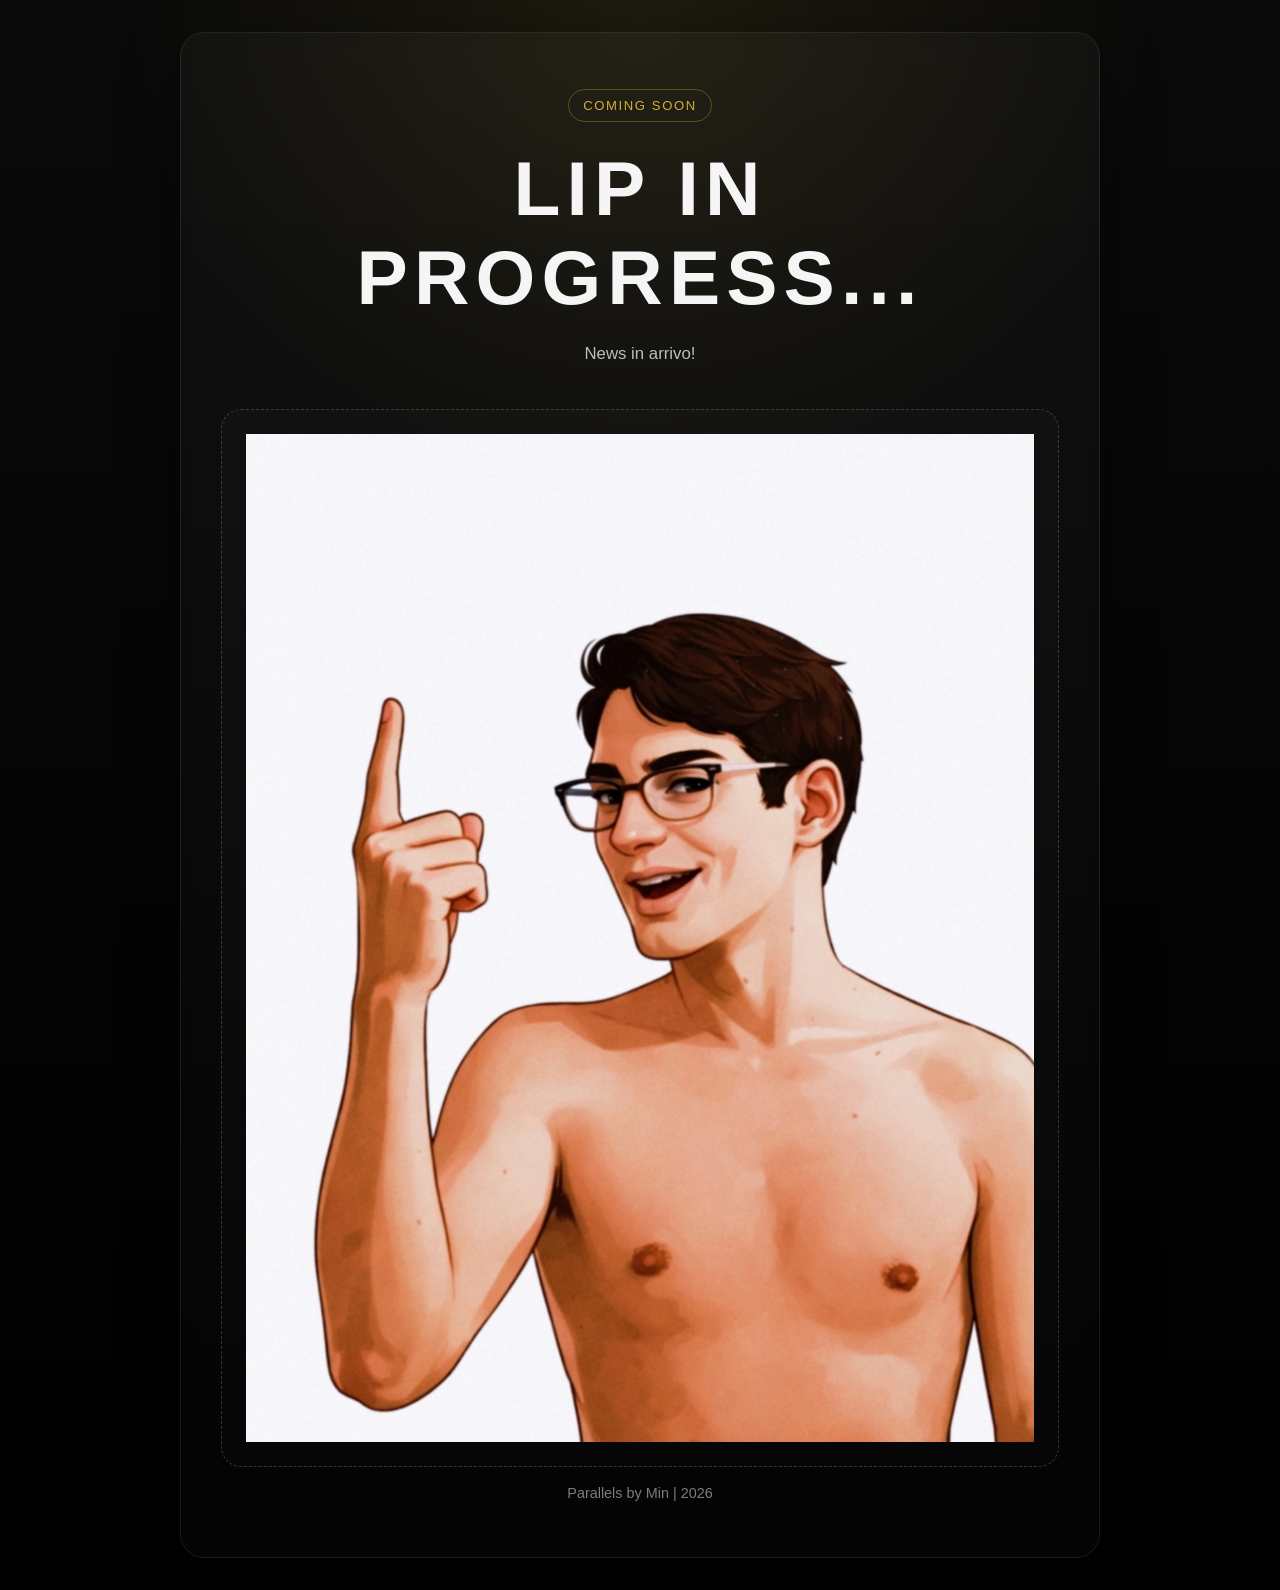
<file: r/index.html>
<!DOCTYPE html>
<html lang="it">
<head>
  <meta charset="UTF-8" />
  <meta name="viewport" content="width=device-width, initial-scale=1.0" />
  <title>Lip in Progress</title>
  <style>
    :root{
      --bg:#050505;
      --panel:#111111;
      --text:#f5f5f5;
      --muted:#bdbdbd;
      --accent:#d4af37;
      --border:rgba(255,255,255,0.08);
      --shadow:0 20px 60px rgba(0,0,0,0.45);
    }

    *{
      box-sizing:border-box;
    }

    body{
      margin:0;
      min-height:100vh;
      display:flex;
      align-items:center;
      justify-content:center;
      background:
        radial-gradient(circle at top, rgba(212,175,55,0.10), transparent 30%),
        linear-gradient(180deg, #0a0a0a 0%, #000 100%);
      color:var(--text);
      font-family: Inter, Arial, Helvetica, sans-serif;
      padding:32px;
    }

    .card{
      width:min(920px, 100%);
      background:linear-gradient(180deg, rgba(255,255,255,0.03), rgba(255,255,255,0.015));
      border:1px solid var(--border);
      border-radius:24px;
      padding:56px 40px;
      box-shadow:var(--shadow);
      backdrop-filter: blur(6px);
      text-align:center;
    }

    .badge{
      display:inline-block;
      padding:8px 14px;
      border:1px solid rgba(212,175,55,0.35);
      border-radius:999px;
      color:var(--accent);
      font-size:0.82rem;
      letter-spacing:0.12em;
      text-transform:uppercase;
      margin-bottom:22px;
    }

    h1{
      margin:0;
      font-size:clamp(2.2rem, 7vw, 4.8rem);
      font-weight:700;
      letter-spacing:0.08em;
      text-transform:uppercase;
    }

    p{
      margin:18px auto 0;
      max-width:640px;
      color:var(--muted);
      font-size:1.05rem;
      line-height:1.7;
    }

    .image-slot{
      margin-top:40px;
      border:1px dashed rgba(255,255,255,0.18);
      border-radius:20px;
      min-height:320px;
      display:flex;
      align-items:center;
      justify-content:center;
      overflow:hidden;
      background:linear-gradient(180deg, rgba(255,255,255,0.02), rgba(255,255,255,0.01));
    }

    .image-slot img{
      width:100%;
      height:auto;
      display:block;
      object-fit:cover;
    }

    .placeholder{
      padding:24px;
      color:#8f8f8f;
      font-size:0.98rem;
      letter-spacing:0.03em;
    }

    .footer-note{
      margin-top:18px;
      font-size:0.9rem;
      color:#7d7d7d;
    }
  </style>
</head>
<body>
  <main class="card">
    <div class="badge">Coming Soon</div>
    <h1>Lip in Progress...</h1>
    <p>
     News in arrivo! 
    </p>

    <section class="image-slot">
      <div class="placeholder">

        
<img src="solo_uno.jpg" alt="Lipu che fa il gesto 'Solo uno'">
    

        
      </div>

    
      
    </section>

    <div class="footer-note">
      Parallels by Min | 2026 
    </div>
  </main>
</body>
</html>
</file>
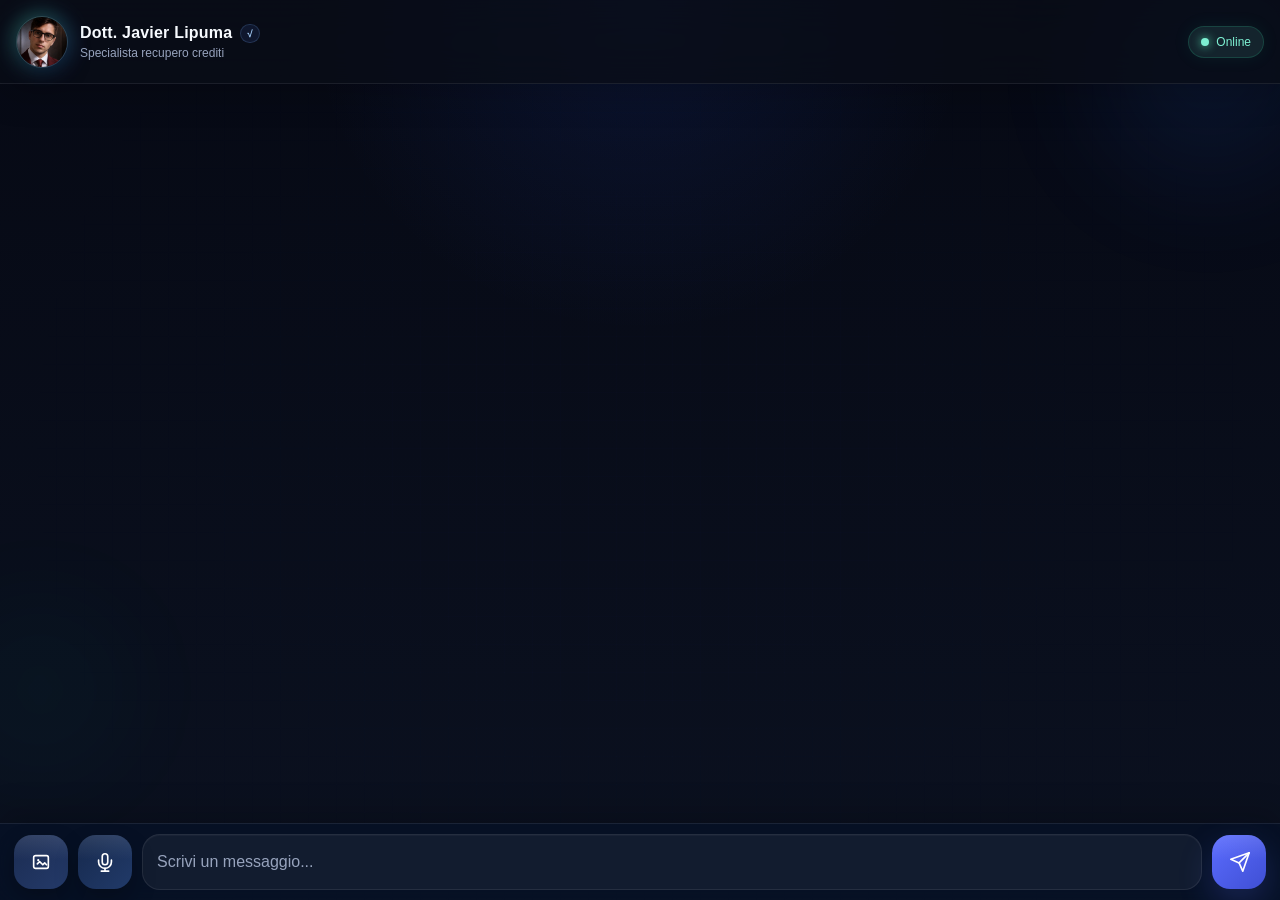
<file: r/index (23).html>
<!DOCTYPE html>
<html lang="it">
<head>
  <meta charset="UTF-8" />
  <meta name="viewport" content="width=device-width, initial-scale=1.0" />
  <title>LIPU</title>
  <link rel="stylesheet" href="style.css" />
</head>
<body>
  <div class="bg-orb orb-1"></div>
  <div class="bg-orb orb-2"></div>
  <div class="bg-grid"></div>

  <div class="app">
    <header class="header">
      <div class="profile">
        <div class="avatar-wrap">
          <img src="./lipu-profile.png" class="avatar" alt="LIPU" />
          <span class="avatar-ring"></span>
        </div>

        <div class="profile-text">
          <div class="name-row">
            <div class="name">Dott. Javier Lipuma</div>
            <div class="ai-badge">√</div>
          </div>
          <div class="subtitle">Specialista recupero crediti</div>
        </div>
      </div>

      <div class="status">
        <span class="status-dot"></span>
        <span>Online</span>
      </div>
    </header>

    <main id="chat-box" class="chat"></main>

    <div class="composer">
      <button id="image-btn" class="icon-btn image-btn" aria-label="Invia immagine">
        <svg viewBox="0 0 24 24" fill="none" class="icon">
          <path d="M4 7a2 2 0 0 1 2-2h12a2 2 0 0 1 2 2v10a2 2 0 0 1-2 2H6a2 2 0 0 1-2-2V7Z" stroke="currentColor" stroke-width="1.8" stroke-linecap="round" stroke-linejoin="round"/>
          <path d="m8 14 2.5-2.5L14 15l2-2 2 2" stroke="currentColor" stroke-width="1.8" stroke-linecap="round" stroke-linejoin="round"/>
          <circle cx="9" cy="10" r="1.2" fill="currentColor"/>
        </svg>
      </button>

      <button id="record-btn" class="icon-btn mic-btn" aria-label="Registra audio">
        <svg viewBox="0 0 24 24" fill="none" class="icon">
          <path d="M12 3a3 3 0 0 1 3 3v6a3 3 0 1 1-6 0V6a3 3 0 0 1 3-3Z" stroke="currentColor" stroke-width="1.8" stroke-linecap="round" stroke-linejoin="round"/>
          <path d="M19 10v2a7 7 0 0 1-14 0v-2" stroke="currentColor" stroke-width="1.8" stroke-linecap="round"/>
          <path d="M12 19v3" stroke="currentColor" stroke-width="1.8" stroke-linecap="round"/>
          <path d="M8 22h8" stroke="currentColor" stroke-width="1.8" stroke-linecap="round"/>
        </svg>
      </button>

      <div class="composer-center">
        <input
          type="text"
          id="user-input"
          class="text-input"
          placeholder="Scrivi un messaggio..."
          autocomplete="off"
        />

        <div class="recording-ui" id="recording-ui">
          <span id="recording-status">Registrazione...</span>

          <div class="waveform" id="waveform">
            <span></span><span></span><span></span><span></span><span></span>
            <span></span><span></span><span></span><span></span><span></span>
            <span></span><span></span>
          </div>

          <span id="recording-time">00:00</span>
        </div>
      </div>

      <button id="send-btn" class="icon-btn send-btn" aria-label="Invia">
        <svg viewBox="0 0 24 24" fill="none" class="icon send-icon">
          <path d="M22 2 11 13" stroke="currentColor" stroke-width="1.8" stroke-linecap="round" stroke-linejoin="round"/>
          <path d="M22 2 15 22l-4-9-9-4 20-7Z" stroke="currentColor" stroke-width="1.8" stroke-linecap="round" stroke-linejoin="round"/>
        </svg>
      </button>

      <input
        id="image-input"
        type="file"
        accept="image/*"
        hidden
      />
    </div>
  </div>

  <script type="module" src="main.js"></script>
</body>
</html>
</file>
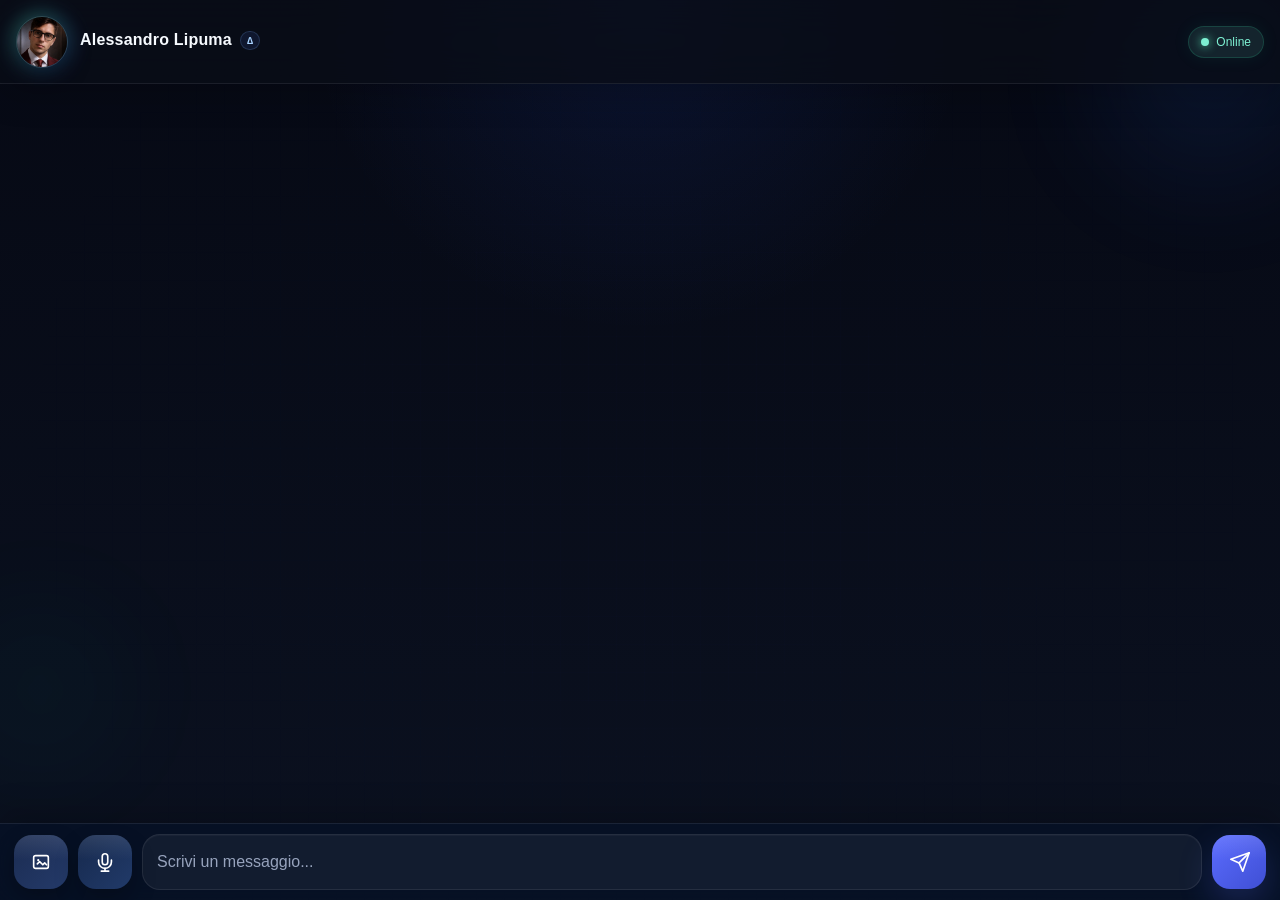
<file: r/index (24).html>
<!DOCTYPE html>
<html lang="it">
<head>
  <meta charset="UTF-8" />
  <meta name="viewport" content="width=device-width, initial-scale=1.0" />
  <title>LIPU</title>
  <link rel="stylesheet" href="style.css" />
</head>
<body>
  <div class="bg-orb orb-1"></div>
  <div class="bg-orb orb-2"></div>
  <div class="bg-grid"></div>

  <div class="app">
    <header class="header">
      <div class="profile">
        <div class="avatar-wrap" id="lipu-settings-trigger" role="button" tabindex="0" aria-label="Apri impostazioni LIPU">
          <img src="./lipu-profile.png" class="avatar" alt="LIPU" />
          <span class="avatar-ring"></span>
        </div>

        <div class="profile-text">
          <div class="name-row">
            <div class="name">Alessandro Lipuma</div>
            <div class="ai-badge">∆</div>
          </div>
          <div class="subtitle"></div>
        </div>
      </div>

      <div class="status">
        <span class="status-dot"></span>
        <span>Online</span>
      </div>
    </header>

    <main id="chat-box" class="chat"></main>

    <div class="composer">
      <button id="image-btn" class="icon-btn image-btn" aria-label="Invia immagine">
        <svg viewBox="0 0 24 24" fill="none" class="icon">
          <path d="M4 7a2 2 0 0 1 2-2h12a2 2 0 0 1 2 2v10a2 2 0 0 1-2 2H6a2 2 0 0 1-2-2V7Z" stroke="currentColor" stroke-width="1.8" stroke-linecap="round" stroke-linejoin="round"/>
          <path d="m8 14 2.5-2.5L14 15l2-2 2 2" stroke="currentColor" stroke-width="1.8" stroke-linecap="round" stroke-linejoin="round"/>
          <circle cx="9" cy="10" r="1.2" fill="currentColor"/>
        </svg>
      </button>

      <button id="record-btn" class="icon-btn mic-btn" aria-label="Registra audio">
        <svg viewBox="0 0 24 24" fill="none" class="icon">
          <path d="M12 3a3 3 0 0 1 3 3v6a3 3 0 1 1-6 0V6a3 3 0 0 1 3-3Z" stroke="currentColor" stroke-width="1.8" stroke-linecap="round" stroke-linejoin="round"/>
          <path d="M19 10v2a7 7 0 0 1-14 0v-2" stroke="currentColor" stroke-width="1.8" stroke-linecap="round"/>
          <path d="M12 19v3" stroke="currentColor" stroke-width="1.8" stroke-linecap="round"/>
          <path d="M8 22h8" stroke="currentColor" stroke-width="1.8" stroke-linecap="round"/>
        </svg>
      </button>

      <div class="composer-center">
        <input
          type="text"
          id="user-input"
          class="text-input"
          placeholder="Scrivi un messaggio..."
          autocomplete="off"
        />

        <div class="recording-ui" id="recording-ui">
          <span id="recording-status">Registrazione...</span>

          <div class="waveform" id="waveform">
            <span></span><span></span><span></span><span></span><span></span>
            <span></span><span></span><span></span><span></span><span></span>
            <span></span><span></span>
          </div>

          <span id="recording-time">00:00</span>
        </div>
      </div>

      <button id="send-btn" class="icon-btn send-btn" aria-label="Invia">
        <svg viewBox="0 0 24 24" fill="none" class="icon send-icon">
          <path d="M22 2 11 13" stroke="currentColor" stroke-width="1.8" stroke-linecap="round" stroke-linejoin="round"/>
          <path d="M22 2 15 22l-4-9-9-4 20-7Z" stroke="currentColor" stroke-width="1.8" stroke-linecap="round" stroke-linejoin="round"/>
        </svg>
      </button>

      <input
        id="image-input"
        type="file"
        accept="image/*"
        hidden
      />
    </div>
  </div>

  <!-- MODALE IMPOSTAZIONI -->
  <div id="settings-modal" class="settings-modal hidden" aria-hidden="true">
    <div class="settings-backdrop" id="settings-backdrop"></div>

    <div class="settings-card" role="dialog" aria-modal="true" aria-labelledby="settings-title">
      <div class="settings-header">
        <h2 id="settings-title" class="settings-title">Impostazioni</h2>
        <button id="settings-close-btn" class="settings-close-btn" aria-label="Chiudi impostazioni"></button>
      </div>

      <div class="settings-body">
        <div class="settings-section">
          <div class="settings-label">Formato risposta</div>

          <label class="settings-option">
            <input type="radio" name="lipu-reply-mode" value="audio" checked />
            <span>Vocale</span>
          </label>

          <label class="settings-option">
            <input type="radio" name="lipu-reply-mode" value="text" />
            <span>Testo</span>
          </label>
        </div>
      </div>
    </div>
  </div>

  <script type="module" src="main.js"></script>
</body>
</html>
</file>
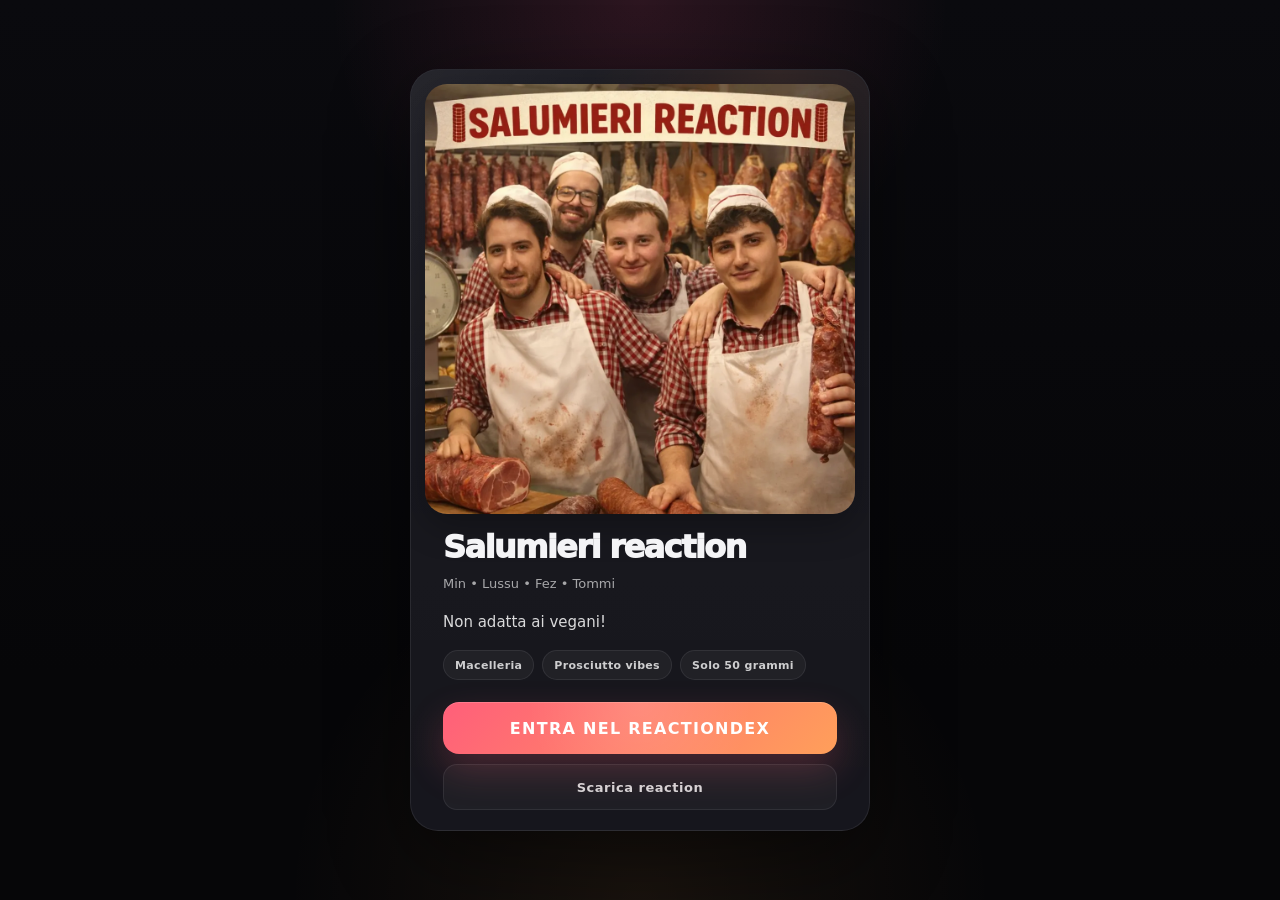
<file: r/salumieri-reaction.html>
<!DOCTYPE html>
<html lang="it">
<head>
  <meta charset="UTF-8" />
  <meta name="viewport" content="width=device-width, initial-scale=1.0" />
  <title>Salumieri reaction • Reactiondex</title>

  <meta property="og:type" content="website" />
  <meta property="og:title" content="Salumieri reaction • Reactiondex" />
  <meta property="og:description" content="Non adatta ai vegani!" />
  <meta property="og:image" content="https://francescomonte97.github.io/RX/reaction/salumieri-reaction.webp" />
  <meta property="og:url" content="https://francescomonte97.github.io/RX/r/salumieri-reaction.html" />

  <meta name="twitter:card" content="summary_large_image" />

  <style>
    :root{
      --bg:#07070a;
      --panel:#111118;
      --panel-2:#171720;
      --text:#f4f4f6;
      --muted:rgba(255,255,255,.62);
      --line:rgba(255,255,255,.08);
      --accent:#ff5f7a;
      --accent-2:#ff9f5a;
      --shadow:0 24px 80px rgba(0,0,0,.45);
    }

    *{box-sizing:border-box}

    body{
      margin:0;
      min-height:100vh;
      font-family:Inter, system-ui, -apple-system, BlinkMacSystemFont, "Segoe UI", sans-serif;
      background:
        radial-gradient(circle at top, rgba(255,90,140,.14), transparent 28%),
        radial-gradient(circle at bottom, rgba(255,170,80,.08), transparent 32%),
        linear-gradient(180deg, #0a0a0e, #060608 75%);
      color:var(--text);
      display:flex;
      align-items:center;
      justify-content:center;
      padding:24px;
    }

    .page{
      width:min(100%, 460px);
    }

    .card{
      position:relative;
      overflow:hidden;
      border-radius:28px;
      background:
        linear-gradient(180deg, rgba(255,255,255,.045), rgba(255,255,255,.02)),
        var(--panel);
      border:1px solid var(--line);
      box-shadow:var(--shadow);
      backdrop-filter:blur(16px);
      -webkit-backdrop-filter:blur(16px);
    }

    .card::before{
      content:"";
      position:absolute;
      inset:0;
      pointer-events:none;
      background:
        linear-gradient(130deg, rgba(255,255,255,.05), transparent 28%),
        radial-gradient(circle at 80% 0%, rgba(255,140,80,.10), transparent 22%);
    }

    .hero-wrap{
      position:relative;
      padding:14px 14px 0;
    }

    .hero{
      width:100%;
      aspect-ratio:1/1;
      object-fit:cover;
      border-radius:22px;
      display:block;
      box-shadow:0 12px 34px rgba(0,0,0,.28);
    }


    .content{
      padding:18px 18px 20px;
    }

    .eyebrow{
      font-size:10px;
      font-weight:800;
      letter-spacing:.18em;
      text-transform:uppercase;
      color:rgba(255,255,255,.46);
      margin-bottom:10px;
    }

    h1{
      margin:0;
      font-size:32px;
      line-height:.95;
      letter-spacing:-.05em;
      font-weight:950;
      text-wrap:balance;
    }

    .meta{
      margin-top:12px;
      color:var(--muted);
      font-size:13px;
      line-height:1.5;
    }

    .desc{
      margin-top:16px;
      color:rgba(255,255,255,.84);
      font-size:15px;
      line-height:1.65;
    }

    .tags{
      margin-top:16px;
      display:flex;
      flex-wrap:wrap;
      gap:8px;
    }

    .tag{
      min-height:30px;
      display:inline-flex;
      align-items:center;
      padding:0 11px;
      border-radius:999px;
      background:rgba(255,255,255,.045);
      border:1px solid rgba(255,255,255,.08);
      color:rgba(255,255,255,.78);
      font-size:11px;
      font-weight:700;
      letter-spacing:.03em;
    }

    .actions{
      margin-top:22px;
      display:flex;
      flex-direction:column;
      gap:10px;
    }

    .cta{
      position:relative;
      min-height:52px;
      border-radius:16px;
      display:flex;
      align-items:center;
      justify-content:center;
      text-decoration:none;
      font-weight:900;
      letter-spacing:.08em;
      text-transform:uppercase;
      color:#fff;
      overflow:hidden;
      background:
        radial-gradient(circle at top, rgba(255,255,255,.12), transparent 55%),
        linear-gradient(135deg, var(--accent), var(--accent-2));
      box-shadow:
        inset 0 1px 0 rgba(255,255,255,.16),
        0 16px 36px rgba(255,95,122,.22);
      transition:transform .2s ease, box-shadow .2s ease, filter .2s ease;
    }

    .cta::before{
      content:"";
      position:absolute;
      inset:0;
      background:linear-gradient(
        120deg,
        transparent 0%,
        rgba(255,255,255,.18) 18%,
        transparent 38%
      );
      transform:translateX(-140%);
      animation:ctaSweep 2.8s ease-in-out infinite;
    }

    .cta:hover{
      transform:translateY(-1px);
      box-shadow:
        inset 0 1px 0 rgba(255,255,255,.18),
        0 18px 42px rgba(255,95,122,.28);
    }

    .cta:active{
      transform:translateY(0);
      filter:brightness(.98);
    }

    .secondary{
      min-height:46px;
      border-radius:14px;
      display:flex;
      align-items:center;
      justify-content:center;
      text-decoration:none;
      background:rgba(255,255,255,.04);
      border:1px solid rgba(255,255,255,.08);
      color:rgba(255,255,255,.82);
      font-size:13px;
      font-weight:800;
      letter-spacing:.04em;
      transition:transform .18s ease, background .18s ease, border-color .18s ease;
    }

    .secondary:hover{
      transform:translateY(-1px);
      background:rgba(255,255,255,.06);
      border-color:rgba(255,255,255,.12);
    }

    .footer-note{
      margin-top:14px;
      text-align:center;
      font-size:11px;
      line-height:1.45;
      color:rgba(255,255,255,.40);
    }

    @keyframes ctaSweep{
      0%, 15%{ transform:translateX(-140%); }
      45%, 100%{ transform:translateX(140%); }
    }

    @media (max-width:520px){
      body{ padding:16px; }
      .content{ padding:16px 16px 18px; }
      h1{ font-size:28px; }
      .desc{ font-size:14px; }
    }
  </style>
</head>
<body>
  <main class="page">
    <article class="card">
      <div class="hero-wrap">
        <img
          class="hero"
          src="https://francescomonte97.github.io/RX/reaction/salumieri-reaction.webp"
          alt="Salumieri reaction"
        />
      

      <div class="content">
        
        <h1>Salumieri reaction</h1>

        <div class="meta">Min • Lussu • Fez • Tommi </div>

        <p class="desc">
        Non adatta ai vegani! 
        </p>

        <div class="tags">
          <span class="tag">Macelleria</span>
          <span class="tag">Prosciutto vibes</span>
          <span class="tag">Solo 50 grammi</span>
        </div>

        <div class="actions">
          <a class="cta" href="https://francescomonte97.github.io/RX/?rx=salumieri-reaction">
            Entra nel Reactiondex
          </a>

          <a class="secondary" href="https://francescomonte97.github.io/RX/reaction/salumieri-reaction.webp" download>
            Scarica reaction
          </a>
        </div>

        
      </div>
    </article>
  </main>
</body>
                                               </html>
</file>
<file: r/style.css>
* {
  margin: 0;
  padding: 0;
  box-sizing: border-box;
}

:root {
  --bg-1: #060914;
  --bg-2: #0b1120;

  --panel: rgba(10, 14, 24, 0.78);
  --panel-strong: rgba(12, 17, 30, 0.92);
  --panel-soft: rgba(255, 255, 255, 0.045);

  --line: rgba(255, 255, 255, 0.08);
  --line-soft: rgba(255, 255, 255, 0.05);

  --text: #f3f6ff;
  --muted: #97a3bd;

  --blue: #5b6cff;
  --blue-2: #7c8dff;
  --blue-dark: #3f4fd4;

  --green: #7df0d2;
  --green-bg: rgba(125, 240, 210, 0.10);

  --fire-1: #ff5a36;
  --fire-2: #ff8a52;

  --ai-msg: rgba(255, 255, 255, 0.055);
  --user-msg: linear-gradient(135deg, #5b6cff, #4454d9);

  --shadow-blue: 0 14px 34px rgba(91, 108, 255, 0.22);
  --shadow-dark: 0 14px 34px rgba(0, 0, 0, 0.34);

  --glass-shine: rgba(255, 255, 255, 0.06);
  --premium-highlight: rgba(124, 141, 255, 0.24);
}

html,
body {
  height: 100%;
}

body {
  font-family: Inter, -apple-system, BlinkMacSystemFont, "Segoe UI", sans-serif;
  background:
    radial-gradient(circle at top, rgba(43, 93, 255, 0.12), transparent 30%),
    linear-gradient(180deg, var(--bg-1), var(--bg-2));
  color: var(--text);
  overflow: hidden;
  position: relative;
}

/* BACKGROUND TECH */
.bg-grid {
  position: fixed;
  inset: 0;
  pointer-events: none;
  opacity: 0.08;
  background-image:
    linear-gradient(rgba(98, 130, 255, 0.15) 1px, transparent 1px),
    linear-gradient(90deg, rgba(98, 130, 255, 0.15) 1px, transparent 1px);
  background-size: 28px 28px;
  mask-image: radial-gradient(circle at center, black 30%, transparent 100%);
}

.bg-orb {
  position: fixed;
  border-radius: 50%;
  filter: blur(60px);
  pointer-events: none;
  opacity: 0.35;
  animation: orbFloat 10s ease-in-out infinite;
}

.orb-1 {
  width: 220px;
  height: 220px;
  top: -40px;
  right: -40px;
  background: rgba(45, 109, 246, 0.30);
}

.orb-2 {
  width: 180px;
  height: 180px;
  bottom: 120px;
  left: -50px;
  background: rgba(0, 255, 200, 0.10);
  animation-delay: -3s;
}

@keyframes orbFloat {
  0%, 100% {
    transform: translateY(0px) translateX(0px);
  }
  50% {
    transform: translateY(12px) translateX(8px);
  }
}

.app {
  height: 100dvh;
  display: flex;
  flex-direction: column;
  position: relative;
  z-index: 1;
}

/* HEADER */
.header {
  position: sticky;
  top: 0;
  z-index: 20;
  min-height: 84px;
  padding: 14px 16px;
  display: flex;
  align-items: center;
  justify-content: space-between;
  background: var(--panel);
  backdrop-filter: blur(18px);
  border-bottom: 1px solid var(--line);
  box-shadow: 0 10px 35px rgba(0, 0, 0, 0.18);
}

.profile {
  display: flex;
  align-items: center;
  gap: 12px;
  min-width: 0;
}

.avatar-wrap {
  position: relative;
  width: 52px;
  height: 52px;
  flex-shrink: 0;
}

.avatar {
  width: 52px;
  height: 52px;
  border-radius: 50%;
  object-fit: cover;
  object-position: center;
  display: block;
  position: relative;
  z-index: 2;
  border: 1px solid rgba(255, 255, 255, 0.12);
  box-shadow: 0 10px 25px rgba(0, 0, 0, 0.28);
}

.avatar-ring {
  position: absolute;
  inset: -3px;
  border-radius: 50%;
  background: linear-gradient(135deg, rgba(87, 239, 186, 0.55), rgba(45, 109, 246, 0.45));
  filter: blur(10px);
  z-index: 1;
  opacity: 0.7;
  animation: pulseRing 2.6s ease-in-out infinite;
}

@keyframes pulseRing {
  0%, 100% { transform: scale(1); opacity: 0.55; }
  50% { transform: scale(1.06); opacity: 0.9; }
}

.profile-text {
  min-width: 0;
}

.name-row {
  display: flex;
  align-items: center;
  gap: 8px;
}

.name {
  font-size: 16px;
  font-weight: 800;
  color: #f7fbff;
  letter-spacing: 0.2px;
}

.ai-badge {
  font-size: 10px;
  font-weight: 700;
  color: #a9d3ff;
  border: 1px solid rgba(120, 176, 255, 0.18);
  background: rgba(79, 141, 255, 0.10);
  padding: 3px 6px;
  border-radius: 999px;
}

.subtitle {
  margin-top: 3px;
  font-size: 12px;
  color: var(--muted);
}

.status {
  display: flex;
  align-items: center;
  gap: 7px;
  white-space: nowrap;
  padding: 8px 12px;
  border-radius: 999px;
  background: var(--green-bg);
  border: 1px solid rgba(42, 211, 155, 0.18);
  color: var(--green);
  font-size: 12px;
  box-shadow: 0 0 18px rgba(42, 211, 155, 0.08);
}

.status-dot {
  width: 8px;
  height: 8px;
  border-radius: 50%;
  background: var(--green);
  box-shadow: 0 0 10px rgba(87, 239, 186, 0.9);
  animation: statusBlink 1.8s ease-in-out infinite;
}

@keyframes statusBlink {
  0%, 100% { opacity: 1; transform: scale(1); }
  50% { opacity: 0.6; transform: scale(0.88); }
}

/* CHAT */
.chat {
  flex: 1;
  overflow-y: auto;
  padding: 18px 14px 22px;
  display: flex;
  flex-direction: column;
  gap: 14px;
  scroll-behavior: smooth;
}

.chat::-webkit-scrollbar {
  width: 6px;
}

.chat::-webkit-scrollbar-thumb {
  background: rgba(255, 255, 255, 0.12);
  border-radius: 999px;
}

/* MESSAGES */
.message-row {
  display: flex;
  align-items: flex-end;
  gap: 10px;
  width: 100%;
  animation: messageIn 0.28s ease;
}

.message-row.user {
  justify-content: flex-end;
}

.message-row.lipu {
  justify-content: flex-start;
}

@keyframes messageIn {
  from {
    opacity: 0;
    transform: translateY(10px) scale(0.98);
  }
  to {
    opacity: 1;
    transform: translateY(0) scale(1);
  }
}

.message-avatar {
  width: 38px;
  height: 38px;
  min-width: 38px;
  border-radius: 50%;
  object-fit: cover;
  object-position: center;
  display: block;
  background: #0d1b3d;
  border: 1px solid rgba(255, 255, 255, 0.10);
  box-shadow: 0 8px 18px rgba(0, 0, 0, 0.25);
  margin-bottom: 2px;
}

.message {
  max-width: 78%;
  padding: 13px 15px;
  border-radius: 18px;
  font-size: 15px;
  line-height: 1.45;
  word-break: break-word;
  white-space: pre-wrap;
  backdrop-filter: blur(10px);
}

.user-msg {
  background: var(--user-msg);
  color: white;
  border-bottom-right-radius: 6px;
  box-shadow: var(--shadow-blue);
}

.lipu-msg {
  background: var(--ai-msg);
  border: 1px solid var(--line);
  color: var(--text);
  border-bottom-left-radius: 6px;
  box-shadow: var(--shadow-dark);
}

/* AUDIO bubble styling */
.message audio {
  width: 220px;
  max-width: 100%;
  display: block;
  filter: saturate(1.05) contrast(1.02);
}

/* COMPOSER */
.composer {
  position: sticky;
  bottom: 0;
  z-index: 30;
  display: flex;
  align-items: center;
  gap: 10px;
  padding: 10px 14px calc(10px + env(safe-area-inset-bottom));
  background: rgba(7, 18, 39, 0.82);
  backdrop-filter: blur(20px);
  border-top: 1px solid var(--line);
  box-shadow: 0 -12px 30px rgba(0, 0, 0, 0.18);
}

.composer-center {
  flex: 1;
  min-width: 0;
  height: 56px;
  border-radius: 18px;
  background: rgba(255, 255, 255, 0.05);
  border: 1px solid var(--line);
  display: flex;
  align-items: center;
  padding: 0 14px;
  overflow: hidden;
  box-shadow: inset 0 1px 0 rgba(255,255,255,0.03);
}

.text-input {
  width: 100%;
  height: 100%;
  border: none;
  outline: none;
  background: transparent;
  color: var(--text);
  font-size: 16px;
}

.text-input::placeholder {
  color: var(--muted);
}

.recording-ui {
  width: 100%;
  display: none;
  align-items: center;
  gap: 10px;
}

.recording-ui.active {
  display: flex;
}

#recording-status {
  font-size: 13px;
  color: #ffd7cf;
  white-space: nowrap;
}

.waveform {
  flex: 1;
  height: 26px;
  display: flex;
  align-items: end;
  gap: 4px;
}

.waveform span {
  width: 4px;
  height: 8px;
  border-radius: 999px;
  background: linear-gradient(180deg, var(--fire-2), var(--fire-1));
  opacity: 0.45;
  box-shadow: 0 0 12px rgba(255, 59, 31, 0.12);
  transition: height 0.2s ease, opacity 0.2s ease;
}

.waveform.active span {
  opacity: 1;
  animation: fireWave 0.9s infinite ease-in-out;
}

.waveform.active span:nth-child(1) { animation-delay: 0s; }
.waveform.active span:nth-child(2) { animation-delay: 0.1s; }
.waveform.active span:nth-child(3) { animation-delay: 0.2s; }
.waveform.active span:nth-child(4) { animation-delay: 0.3s; }
.waveform.active span:nth-child(5) { animation-delay: 0.4s; }
.waveform.active span:nth-child(6) { animation-delay: 0.5s; }
.waveform.active span:nth-child(7) { animation-delay: 0.2s; }
.waveform.active span:nth-child(8) { animation-delay: 0.35s; }
.waveform.active span:nth-child(9) { animation-delay: 0.5s; }
.waveform.active span:nth-child(10) { animation-delay: 0.15s; }
.waveform.active span:nth-child(11) { animation-delay: 0.25s; }
.waveform.active span:nth-child(12) { animation-delay: 0.45s; }

#recording-time {
  min-width: 42px;
  text-align: right;
  font-size: 13px;
  font-weight: 700;
  color: #ffd7cf;
}

.icon-btn {
  width: 54px;
  height: 54px;
  min-width: 54px;
  border: none;
  border-radius: 18px;
  display: grid;
  place-items: center;
  color: white;
  cursor: pointer;
  transition: transform 0.18s ease, box-shadow 0.18s ease, opacity 0.18s ease;
  position: relative;
  overflow: hidden;
}

.icon-btn::before {
  content: "";
  position: absolute;
  inset: 0;
  background: linear-gradient(180deg, rgba(255,255,255,0.10), transparent 45%);
  pointer-events: none;
}

.icon-btn:hover {
  transform: translateY(-1px);
}

.icon-btn:active {
  transform: scale(0.98);
}

.icon-btn:disabled {
  opacity: 0.55;
  cursor: not-allowed;
  box-shadow: none;
}

.icon {
  width: 22px;
  height: 22px;
  position: relative;
  z-index: 1;
}

.mic-btn {
  background: linear-gradient(135deg, #16294d, #213a69);
  box-shadow: 0 12px 24px rgba(0, 0, 0, 0.24);
}

.mic-btn.recording {
  background: linear-gradient(135deg, var(--fire-1), var(--fire-2));
  box-shadow: 0 0 0 6px rgba(255, 59, 31, 0.12), 0 14px 28px rgba(255, 59, 31, 0.35);
  animation: micPulse 1.2s ease-in-out infinite;
}

@keyframes micPulse {
  0%, 100% { box-shadow: 0 0 0 6px rgba(255, 59, 31, 0.10), 0 14px 28px rgba(255, 59, 31, 0.28); }
  50% { box-shadow: 0 0 0 10px rgba(255, 59, 31, 0.14), 0 16px 30px rgba(255, 59, 31, 0.36); }
}

.send-btn {
  background: linear-gradient(135deg, var(--blue), var(--blue-dark));
  box-shadow: var(--shadow-blue);
}

.send-icon {
  transform: translateX(1px);
}

@keyframes fireWave {
  0%, 100% { height: 8px; }
  25% { height: 18px; }
  50% { height: 24px; }
  75% { height: 12px; }
}

@media (max-width: 480px) {
  .header {
    padding: 12px 14px;
  }

  .avatar-wrap,
  .avatar {
    width: 48px;
    height: 48px;
  }

  .message-avatar {
    width: 34px;
    height: 34px;
    min-width: 34px;
  }

  .message {
    max-width: 84%;
    font-size: 15px;
  }

  .icon-btn {
    width: 52px;
    height: 52px;
    min-width: 52px;
  }

  .composer-center {
    height: 54px;
  }
}



/* CUSTOM AUDIO PLAYER */
.audio-player {
  width: 100%;
  min-width: 220px;
  display: flex;
  align-items: center;
  gap: 12px;
}

.audio-play-btn {
  width: 42px;
  height: 42px;
  min-width: 42px;
  border: none;
  border-radius: 50%;
  display: grid;
  place-items: center;
  cursor: pointer;
  color: white;
  background: linear-gradient(135deg, #1c2f59, #29457d);
  box-shadow: 0 8px 18px rgba(0, 0, 0, 0.22);
  transition: transform 0.18s ease, box-shadow 0.18s ease, opacity 0.18s ease;
}

.user-msg .audio-play-btn {
  background: rgba(255, 255, 255, 0.18);
  box-shadow: none;
}

.audio-play-btn:hover {
  transform: translateY(-1px);
}

.audio-play-btn:active {
  transform: scale(0.97);
}

.audio-play-btn svg {
  width: 18px;
  height: 18px;
}

.audio-player-main {
  flex: 1;
  min-width: 0;
  display: flex;
  flex-direction: column;
  gap: 7px;
}

.audio-top-row {
  display: flex;
  align-items: center;
  gap: 10px;
}

.audio-time {
  font-size: 12px;
  color: #dbe7ff;
  white-space: nowrap;
  min-width: 72px;
}

.lipu-msg .audio-time {
  color: #b8c8e8;
}

.audio-progress-wrap {
  position: relative;
  width: 100%;
  height: 8px;
  border-radius: 999px;
  background: rgba(255, 255, 255, 0.10);
  overflow: hidden;
  cursor: pointer;
}

.user-msg .audio-progress-wrap {
  background: rgba(255, 255, 255, 0.22);
}

.audio-progress {
  height: 100%;
  width: 0%;
  border-radius: 999px;
  background: linear-gradient(90deg, #7db2ff, #dbeafe);
  box-shadow: 0 0 12px rgba(125, 178, 255, 0.35);
}

.user-msg .audio-progress {
  background: linear-gradient(90deg, #ffffff, #dbeafe);
  box-shadow: none;
}

.audio-bottom-row {
  display: flex;
  align-items: center;
  justify-content: space-between;
  gap: 8px;
}

.audio-eq {
  display: flex;
  align-items: end;
  gap: 3px;
  height: 16px;
}

.audio-eq span {
  width: 3px;
  height: 6px;
  border-radius: 999px;
  background: rgba(255, 255, 255, 0.45);
  transition: opacity 0.2s ease;
  opacity: 0.45;
}

.lipu-msg .audio-eq span {
  background: linear-gradient(180deg, #60a5fa, #2563eb);
  opacity: 0.8;
}

.audio-player.playing .audio-eq span {
  animation: eqBounce 0.9s infinite ease-in-out;
  opacity: 1;
}

.audio-player.playing .audio-eq span:nth-child(1) { animation-delay: 0s; }
.audio-player.playing .audio-eq span:nth-child(2) { animation-delay: 0.15s; }
.audio-player.playing .audio-eq span:nth-child(3) { animation-delay: 0.3s; }
.audio-player.playing .audio-eq span:nth-child(4) { animation-delay: 0.45s; }

.audio-label {
  font-size: 11px;
  letter-spacing: 0.3px;
  color: rgba(255, 255, 255, 0.75);
}

.lipu-msg .audio-label {
  color: #9fb4da;
}

@keyframes eqBounce {
  0%, 100% { height: 6px; }
  25% { height: 14px; }
  50% { height: 9px; }
  75% { height: 16px; }
}


.image-btn {
  background: linear-gradient(135deg, #1b2c52, #243a69);
  box-shadow: 0 8px 20px rgba(0, 0, 0, 0.25);
}

.chat-image {
  display: block;
  max-width: 220px;
  width: 100%;
  border-radius: 12px;
  object-fit: cover;
}

.lipu-loading {
  display: flex;
  flex-direction: column;
  gap: 10px;
  min-width: 180px;
}

.lipu-loading-text {
  font-size: 14px;
  color: rgba(255,255,255,0.88);
  letter-spacing: 0.2px;
}

.lipu-loading-dots {
  display: flex;
  gap: 6px;
  align-items: center;
}

.lipu-loading-dots span {
  width: 8px;
  height: 8px;
  border-radius: 999px;
  background: rgba(88, 149, 255, 0.95);
  animation: lipuDots 1.2s infinite ease-in-out;
}

.lipu-loading-dots span:nth-child(2) {
  animation-delay: 0.15s;
}

.lipu-loading-dots span:nth-child(3) {
  animation-delay: 0.3s;
}

@keyframes lipuDots {
  0%, 80%, 100% {
    transform: scale(0.75);
    opacity: 0.45;
  }
  40% {
    transform: scale(1);
    opacity: 1;
  }
}



.audio-share-btn {
  width: 38px;
  height: 38px;
  min-width: 38px;
  border: none;
  border-radius: 12px;
  display: grid;
  place-items: center;
  cursor: pointer;
  color: white;
  background: rgba(255, 255, 255, 0.08);
  transition: transform 0.18s ease, opacity 0.18s ease;
}

.audio-share-btn:hover {
  transform: translateY(-1px);
}

.audio-share-btn:active {
  transform: scale(0.97);
}

.audio-share-btn svg {
  width: 18px;
  height: 18px;
}

.user-msg .audio-share-btn {
  background: rgba(255, 255, 255, 0.14);
}


.audio-share-btn {
  width: 38px;
  height: 38px;
  min-width: 38px;
  border: none;
  border-radius: 12px;
  display: grid;
  place-items: center;
  cursor: pointer;
  color: white;
  background: rgba(255, 255, 255, 0.06);
  transition: transform 0.18s ease, opacity 0.18s ease;
}



.settings-modal.hidden {
  display: none;
}

.settings-modal {
  position: fixed;
  inset: 0;
  z-index: 9999;
}

.settings-backdrop {
  position: absolute;
  inset: 0;
  background: rgba(0, 0, 0, 0.52);
  backdrop-filter: blur(10px);
}

.settings-card {
  position: absolute;
  left: 50%;
  top: 50%;
  transform: translate(-50%, -50%);
  width: min(92vw, 360px);
  border-radius: 22px;
  padding: 18px;
  background: rgba(12, 17, 30, 0.96);
  border: 1px solid rgba(255,255,255,0.08);
  box-shadow: 0 24px 60px rgba(0,0,0,0.35);
}

.settings-header {
  display: flex;
  align-items: center;
  justify-content: space-between;
  margin-bottom: 18px;
}

.settings-title {
  font-size: 18px;
  font-weight: 700;
  color: var(--text);
}

.settings-close-btn {
  border: none;
  background: transparent;
  color: var(--text);
  font-size: 18px;
  cursor: pointer;
}

.settings-body {
  display: flex;
  flex-direction: column;
  gap: 16px;
}

.settings-section {
  display: flex;
  flex-direction: column;
  gap: 12px;
}

.settings-label {
  font-size: 13px;
  color: var(--muted);
}

.settings-option {
  display: flex;
  align-items: center;
  gap: 10px;
  padding: 12px 14px;
  border-radius: 14px;
  background: rgba(255,255,255,0.04);
  border: 1px solid rgba(255,255,255,0.06);
  cursor: pointer;
}


body.modal-open .app {
  filter: blur(10px);
  transform: scale(0.98);
  pointer-events: none;
  user-select: none;
  transition: filter 0.25s ease, transform 0.25s ease;
}

.settings-modal {
  position: fixed;
  inset: 0;
  z-index: 9999;
}

.settings-backdrop {
  position: absolute;
  inset: 0;
  background: rgba(6, 10, 18, 0.65);
  backdrop-filter: blur(14px);
}

.settings-card {
  transform: translate(-50%, -40%) scale(0.96);
  opacity: 0;
  transition: all 0.25s ease;
}

body.modal-open .settings-card {
  transform: translate(-50%, -50%) scale(1);
  opacity: 1;
}


body.modal-open {
  overflow: hidden;
}


.settings-close-btn {
  position: relative;
  z-index: 3;
  pointer-events: auto;
  border: none;
  background: transparent;
  color: var(--text);
  font-size: 18px;
  cursor: pointer;
}
</file>
